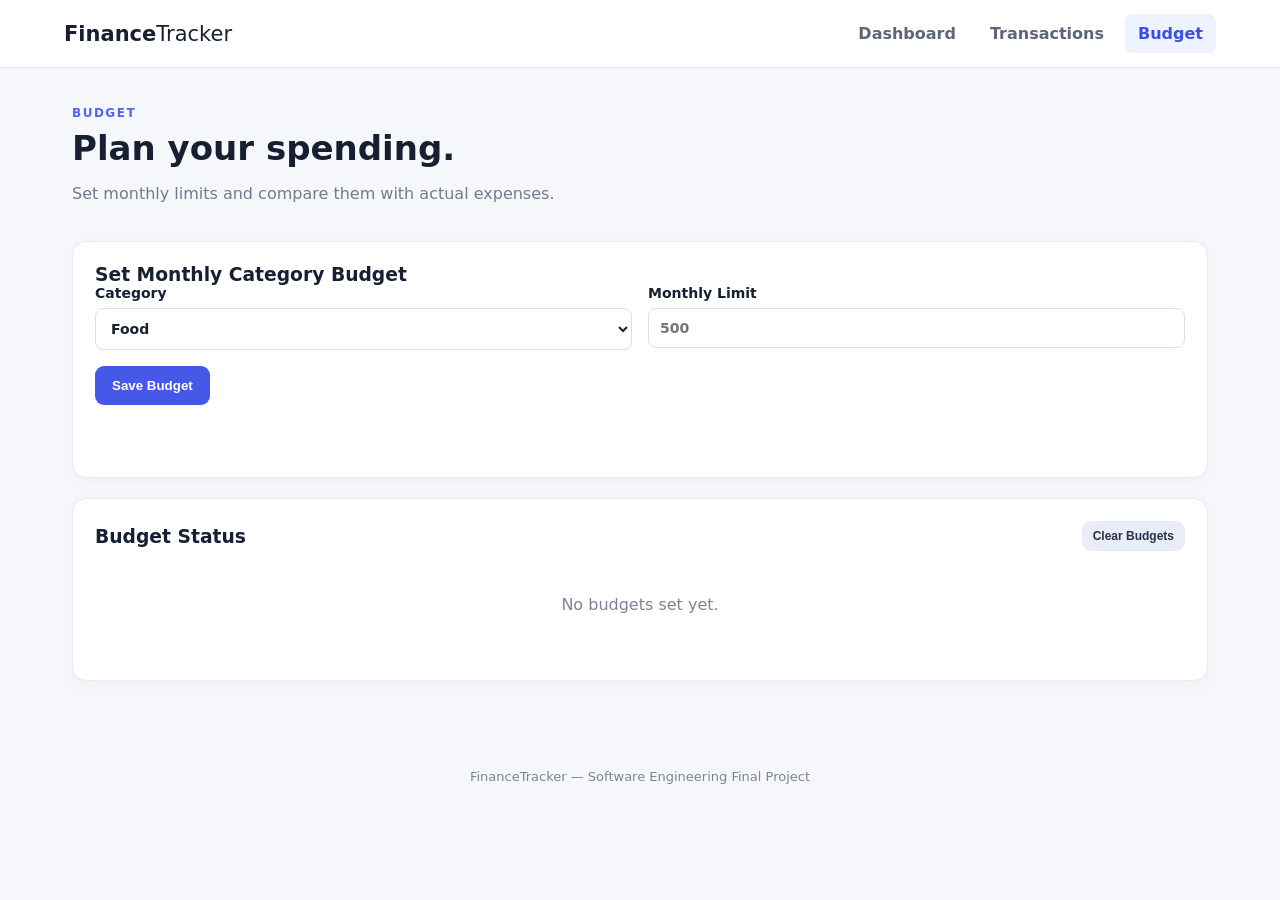
<file: budget.html>
<!DOCTYPE html>
<html lang="en">
<head><meta charset="UTF-8"><meta name="viewport" content="width=device-width, initial-scale=1.0"><title>Budget | FinanceTracker</title><link rel="stylesheet" href="css/style.css"></head>
<body>
<header class="topbar"><div class="brand">Finance<span>Tracker</span></div><nav><a href="index.html">Dashboard</a><a href="transactions.html">Transactions</a><a href="budget.html" class="active">Budget</a></nav></header>
<main class="container">
<section class="hero compact"><div><p class="eyebrow">BUDGET</p><h1>Plan your spending.</h1><p class="muted">Set monthly limits and compare them with actual expenses.</p></div></section>
<section class="panel"><h3>Set Monthly Category Budget</h3>
<form id="budgetForm" class="form-grid">
<label>Category<select id="budgetCategory"></select></label>
<label>Monthly Limit<input id="budgetAmount" type="number" min="0" step="0.01" required placeholder="500"></label>
<div class="wide"><button class="button" type="submit">Save Budget</button></div>
</form><p id="budgetMessage" class="message"></p></section>
<section class="panel"><div class="panel-title"><h3>Budget Status</h3><button id="clearBudgets" class="secondary small">Clear Budgets</button></div><div id="budgetList"></div></section>
</main>
<footer>FinanceTracker — Software Engineering Final Project</footer>
<script src="js/app.js"></script><script src="js/budget.js"></script>
</body></html>
</file>
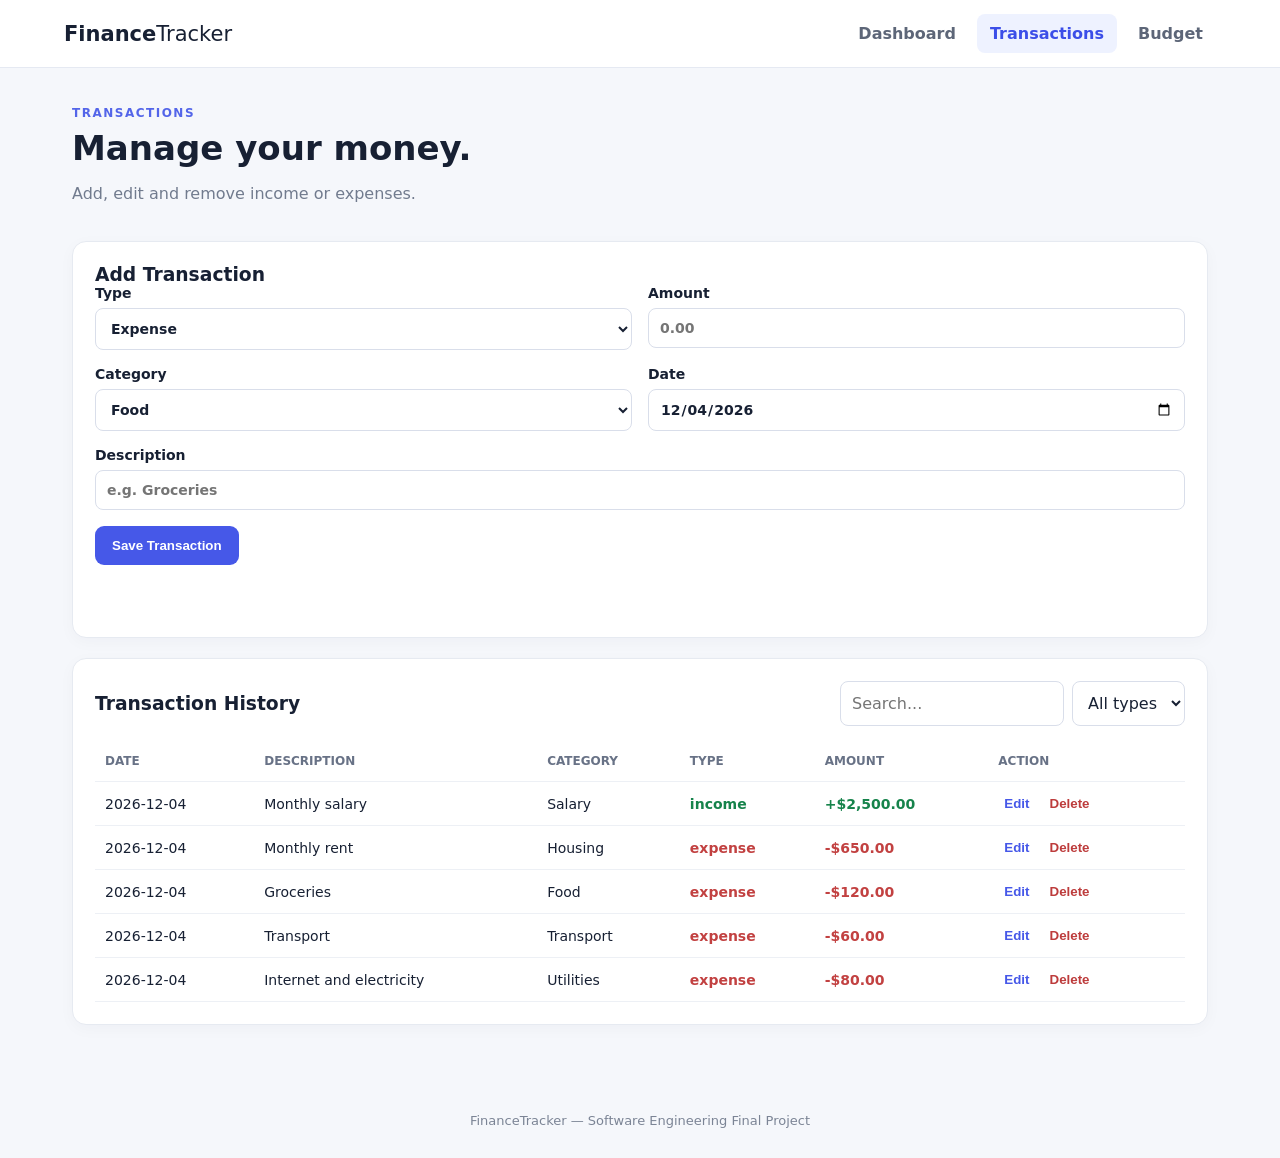
<file: transactions.html>
<!DOCTYPE html>
<html lang="en">
<head>
<meta charset="UTF-8"><meta name="viewport" content="width=device-width, initial-scale=1.0">
<title>Transactions | FinanceTracker</title><link rel="stylesheet" href="css/style.css">
</head>
<body>
<header class="topbar"><div class="brand">Finance<span>Tracker</span></div><nav><a href="index.html">Dashboard</a><a href="transactions.html" class="active">Transactions</a><a href="budget.html">Budget</a></nav></header>
<main class="container">
<section class="hero compact"><div><p class="eyebrow">TRANSACTIONS</p><h1>Manage your money.</h1><p class="muted">Add, edit and remove income or expenses.</p></div></section>

<section class="panel" id="add">
<h3 id="formTitle">Add Transaction</h3>
<form id="transactionForm" class="form-grid">
<input type="hidden" id="editId">
<label>Type<select id="type" required><option value="expense">Expense</option><option value="income">Income</option></select></label>
<label>Amount<input id="amount" type="number" min="0.01" step="0.01" required placeholder="0.00"></label>
<label>Category<select id="category" required></select></label>
<label>Date<input id="date" type="date" required></label>
<label class="wide">Description<input id="description" maxlength="80" required placeholder="e.g. Groceries"></label>
<div class="wide actions"><button class="button" type="submit">Save Transaction</button><button class="secondary hidden" id="cancelEdit" type="button">Cancel Edit</button></div>
</form>
<p id="formMessage" class="message"></p>
</section>

<section class="panel">
<div class="panel-title"><h3>Transaction History</h3><div class="filters"><input id="search" placeholder="Search..."><select id="filterType"><option value="all">All types</option><option value="income">Income</option><option value="expense">Expense</option></select></div></div>
<div class="table-wrap"><table><thead><tr><th>Date</th><th>Description</th><th>Category</th><th>Type</th><th>Amount</th><th>Action</th></tr></thead><tbody id="transactionRows"></tbody></table></div>
<p id="tableEmpty" class="empty hidden">No transactions found.</p>
</section>
</main>
<footer>FinanceTracker — Software Engineering Final Project</footer>
<script src="js/app.js"></script><script src="js/transactions.js"></script>
</body></html>
</file>
<file: css/style.css>
*{box-sizing:border-box}body{margin:0;font-family:Inter,system-ui,-apple-system,Segoe UI,sans-serif;background:#f5f7fb;color:#172033}.topbar{height:68px;background:#fff;border-bottom:1px solid #e5e9f2;display:flex;align-items:center;padding:0 5%;gap:35px;position:sticky;top:0;z-index:10}.brand{font-size:21px;font-weight:800;margin-right:auto}.brand span{font-weight:500}nav{display:flex;gap:8px}nav a{color:#5d6678;text-decoration:none;padding:10px 13px;border-radius:8px;font-weight:600}nav a.active,nav a:hover{background:#eef2ff;color:#3b4ee8}.container{max-width:1180px;margin:auto;padding:38px 22px}.hero{display:flex;align-items:center;justify-content:space-between;gap:20px;margin-bottom:28px}.hero.compact{margin-bottom:22px}.eyebrow{font-size:12px;letter-spacing:1.5px;font-weight:800;color:#5365e9;margin:0 0 8px}.hero h1{margin:0 0 8px;font-size:34px}.muted,small{color:#717b8e}.button,.secondary,.danger{border:0;border-radius:9px;padding:12px 17px;font-weight:700;cursor:pointer;text-decoration:none;display:inline-block}.button{background:#4658e8;color:#fff}.button:hover{filter:brightness(.94)}.secondary{background:#e9edf5;color:#273149}.danger{background:#fee2e2;color:#a12525}.small{padding:8px 11px;font-size:12px}.cards{display:grid;grid-template-columns:repeat(4,1fr);gap:16px;margin-bottom:20px}.card,.panel{background:#fff;border:1px solid #e6eaf1;border-radius:14px;box-shadow:0 4px 16px #18213a08}.card{padding:20px}.card p{margin:0 0 10px;color:#667085;font-size:14px}.card h2{margin:0 0 7px;font-size:27px}.grid{display:grid;gap:20px;margin-bottom:20px}.two{grid-template-columns:1fr 1fr}.panel{padding:22px;margin-bottom:20px}.panel-title{display:flex;justify-content:space-between;align-items:center;gap:12px;margin-bottom:15px}.panel-title h3,.panel h3{margin:0}.panel-title a{color:#4658e8;text-decoration:none;font-weight:700;font-size:14px}.form-grid{display:grid;grid-template-columns:repeat(2,1fr);gap:16px}.form-grid label{display:flex;flex-direction:column;gap:7px;font-weight:650;font-size:14px}.form-grid .wide{grid-column:1/-1}.form-grid input,.form-grid select,.filters input,.filters select{border:1px solid #d9deea;border-radius:8px;padding:11px;background:#fff;font:inherit;color:inherit}.actions{display:flex;gap:10px}.filters{display:flex;gap:8px}.table-wrap{overflow:auto}table{width:100%;border-collapse:collapse}th,td{text-align:left;padding:13px 10px;border-bottom:1px solid #edf0f5;font-size:14px}th{color:#687286;font-size:12px;text-transform:uppercase}.income{color:#16834b;font-weight:700}.expense{color:#c24141;font-weight:700}.action-btn{border:0;background:transparent;color:#4658e8;cursor:pointer;font-weight:700;margin-right:8px}.delete{color:#bd3c3c}.transaction{display:flex;align-items:center;justify-content:space-between;padding:13px 0;border-bottom:1px solid #edf0f5}.transaction:last-child{border-bottom:0}.tx-left{display:flex;gap:12px;align-items:center}.icon{width:38px;height:38px;border-radius:10px;background:#eef2ff;display:grid;place-items:center;font-weight:800}.message{min-height:18px;color:#4658e8}.empty{text-align:center;padding:28px;color:#7a8497}.hidden{display:none!important}.budget-item{margin:17px 0}.budget-head{display:flex;justify-content:space-between;margin-bottom:7px}.progress{height:10px;background:#e8ecf3;border-radius:20px;overflow:hidden}.progress>div{height:100%;background:#4658e8;border-radius:20px}.over .progress>div{background:#d64b4b}footer{text-align:center;padding:30px;color:#7b8495;font-size:13px}@media(max-width:850px){.cards{grid-template-columns:repeat(2,1fr)}.two{grid-template-columns:1fr}.topbar{gap:10px;padding:0 16px}.topbar nav a{padding:8px}.danger{display:none}}@media(max-width:600px){.hero{display:block}.hero .button{margin-top:16px}.cards{grid-template-columns:1fr}.form-grid{grid-template-columns:1fr}.form-grid .wide{grid-column:auto}.filters{flex-direction:column}nav{font-size:12px}.hero h1{font-size:28px}}
</file>
